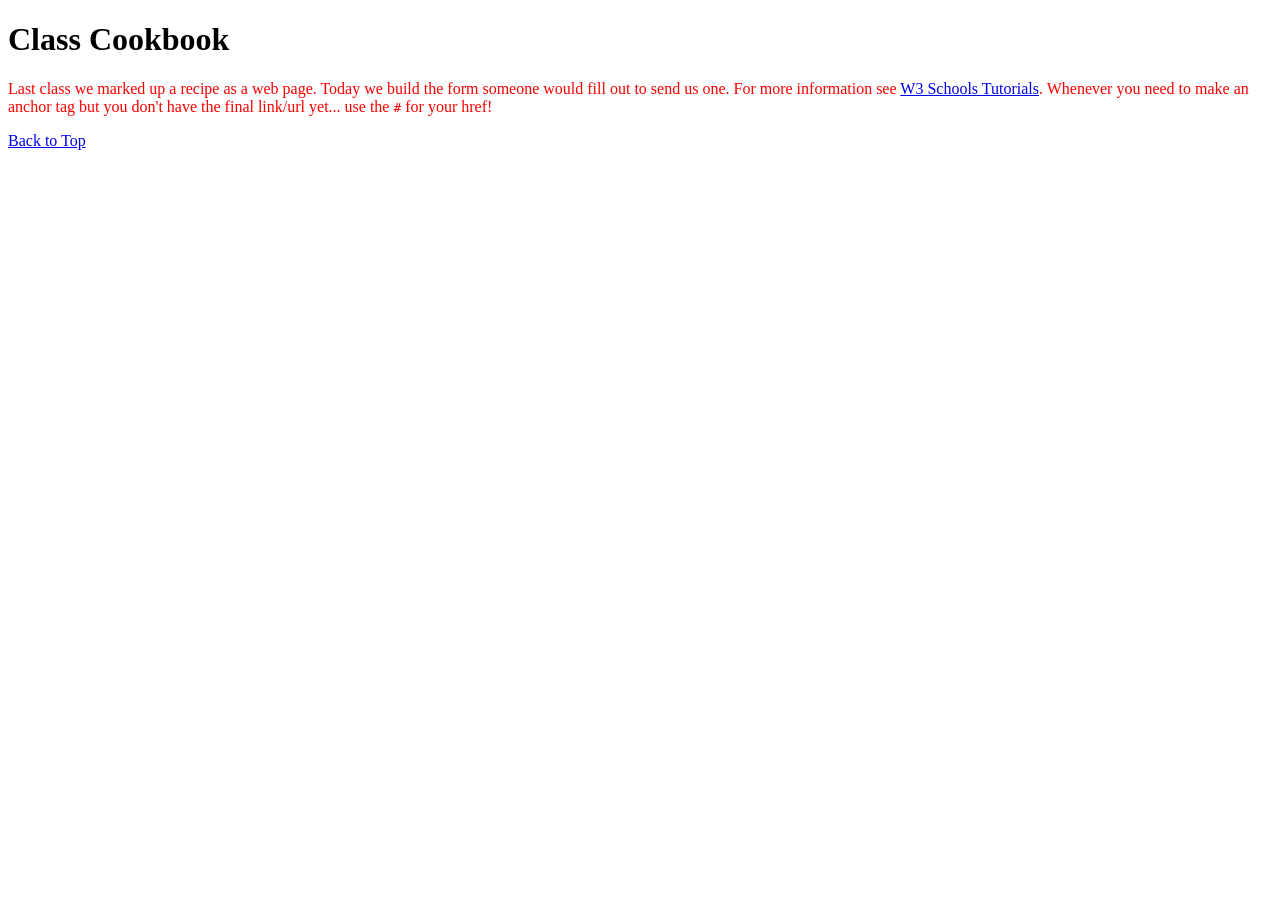
<file: index.html>
<!doctype html>
<html lang="en">
  <head>
    <meta charset="utf-8" />
    <meta name="viewport" content="width=device-width, initial-scale=1" />
    <title>Class Cookbook — Submit a Recipe</title>
    <style>
      #top {
        color: red;
      }
    </style>
  </head>
  <body>
    <!-- Command + / to comment in whatever language you are currently writing -->

    <h1>Class Cookbook</h1>
    <p id="top">
      Last class we marked up a recipe as a web page. Today we build the form
      someone would fill out to send us one. For more information see
      <a href="https://www.w3schools.com/html/html_forms.asp" target="_blank"
        >W3 Schools Tutorials</a
      >. Whenever you need to make an anchor tag but you don't have the final
      link/url yet... use the <code>#</code> for your href!
    </p>

    <!-- ============================================================
         THE FORM GOES HERE.

         We build it together, one fieldset at a time:

           1. Who is cooking?   text, email, password
           2. The recipe        text, number, range, select
           3. How hard is it?   radio    (one answer only)
           4. Dietary tags      checkbox (several answers)
           5. The actual food   textarea
           6. Extras            file, url, date, color
           7. Buttons           submit, reset

         Start with the <form> tag itself and its attributes, then add
         one fieldset at a time. Do not skip ahead -- the point is to
         watch what each input type does in the browser as we add it.
         ============================================================ -->

    <p><a href="#top">Back to Top</a></p>
  </body>
</html>
</file>
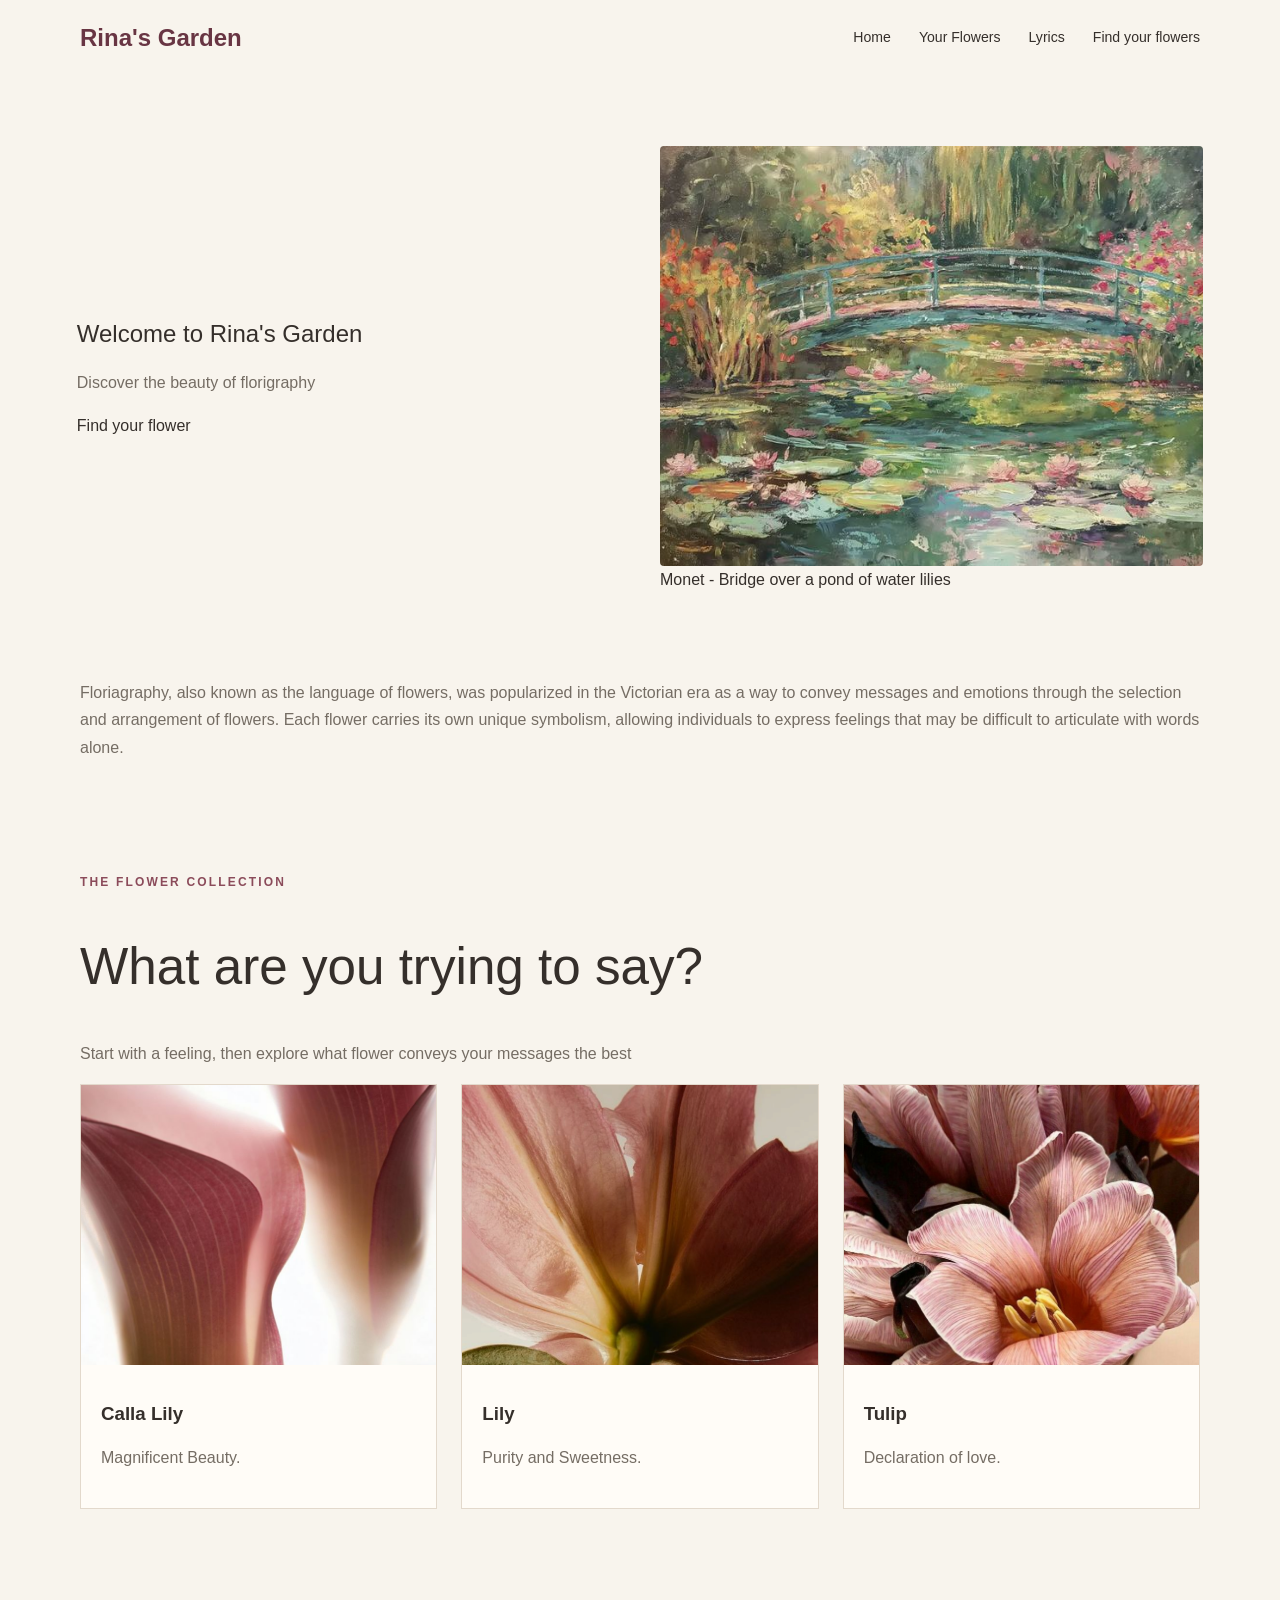
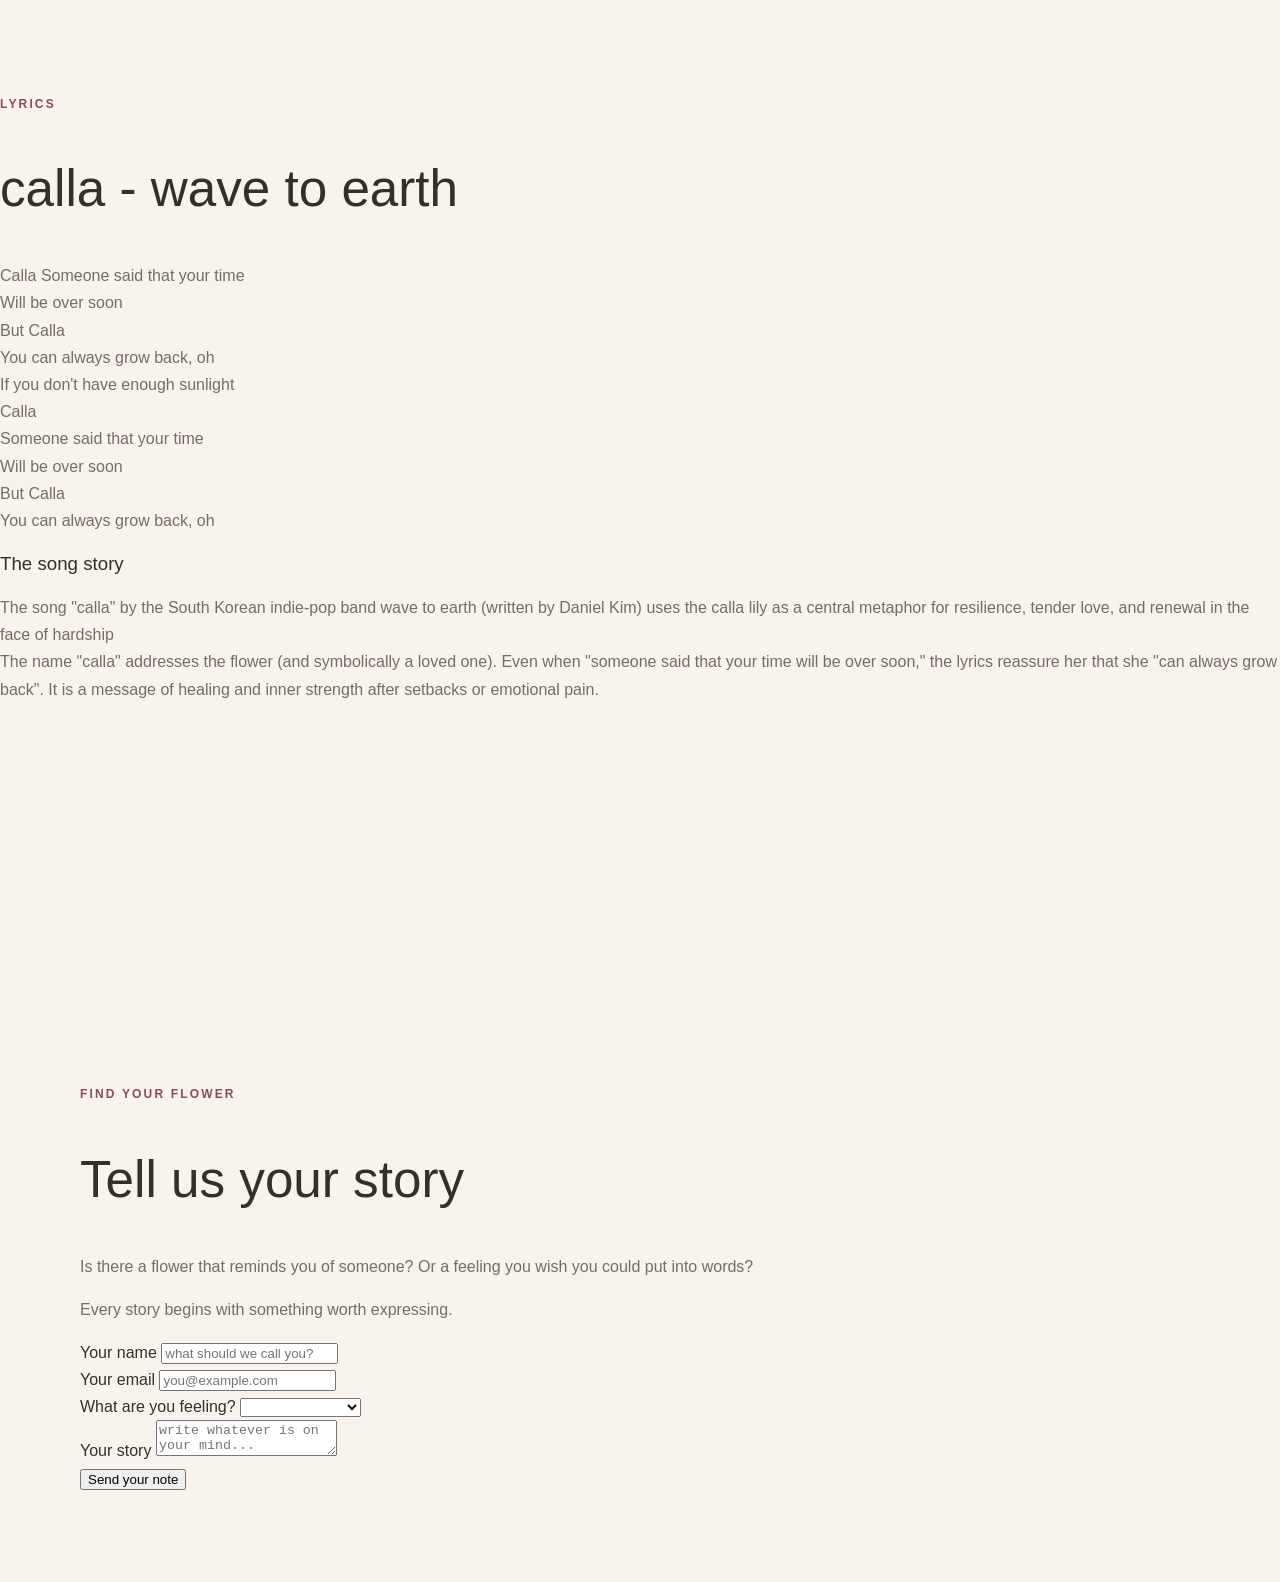
<file: Midterm/index.html>
<!-- connect css file-->
<!DOCTYPE html>
<html lang="en">
<head>
    <meta charset="UTF-8">
    <meta name="viewport" content="width=device-width, initial-scale=1.0">

    <title>Rina's Garden - A Floriography Book</title>

    <link rel="stylesheet" href="style.css">

    <link rel="preconnect" href="https://fonts.googleapis.com">
    <link rel="preconnect" href="https://fonts.gstatic.com" crossorigin>
    <link href="https://fonts.googleapis.com/css2?family=DM+Sans:wght@400;500;600;700&family=Playfair+Display:ital,wght@0,400;0,500;0,600;1,400;1,500&display=swap" rel="stylesheet">
</head>

<body>
    
<header class="navbar">
    <div class="container nav-inner">
        <a class="logo" href="#home">Rina's Garden</a>

        <nav class="nav-links" aria-label="main navigation">
            <a href="#home">Home</a>
            <a href="#flowers">Your Flowers</a>
            <a href="#stories">Lyrics</a>
            <a href="#contact" class="nav-contact">Find your flowers</a>
        </nav>
    </div>
</header>

<main>

    <section class="hero" id="home">
        <div class="container">
            <h1>Welcome to Rina's Garden</h1>
            <p>Discover the beauty of florigraphy</p>

            <a href="#contact" class="button">
                Find your flower
            </a> 
            </div>

        <div class="hero-image">
            <img
            class="hero-image" 
            src="img/monet.jpg"
            alt="A pretty flower garden"
            >

            <div class="image-note"> 
                Monet - Bridge over a pond of water lilies
            </div>
        </div>
    </section>

    <section class="intro-strip">
        <div class="container">

            <p>
                Floriagraphy, also known as the language of flowers, was popularized in the Victorian era as a way to convey messages and emotions through the selection and arrangement of flowers.
                Each flower carries its own unique symbolism, allowing individuals to express feelings that may be difficult to articulate with words alone.
            </p>
        </div>
    </section>

    <section class="section" id="flowers">
        <div class="container">
            <div class=""section-header">
            <span class="eyebrow">The flower collection</span>
            <h2> What are you trying to say?</h2>
            <p> Start with a feeling, then explore what flower conveys your messages the best</p>
        </div>

        
<div class="flower-grid">

    <!-- Calla Lily card -->
    <article class="flower-card">
        <img
            src="img/anh.jpg"
            alt="Pink Calla Lily on white background">

        <div class="flower-card-content">
            <h3> <strong> Calla Lily </strong> </h3>
            <p>Magnificent Beauty.</p>
        </div>
    </article>

    <!-- Lily card -->
    <article class="flower-card">
        <img
            src="img/download.png"
            alt="Lily on white background">

        <div class="flower-card-content">
            <h3> <strong>Lily</strong></h3>
            <p>Purity and Sweetness.</p>
        </div>
    </article>

    <!-- Tulip card -->
    <article class="flower-card">
        <img
            src="img/tulip 4.jpg"
            alt="Pink tulip">

        <div class="flower-card-content">
            <h3><strong>Tulip</strong></h3>
            <p>Declaration of love.</p>
        </div>
    </article>
    
    </section>

    <!-- Lyrics part of the website-->
     <section class="section story-section" id="stories">
        <div class ="container story-grid">
            </div>

            <div class="lyrics-content"></div>
            <span class="eyebrow">Lyrics</span>
            <h2> calla - wave to earth </h2>
            <p>
            Calla
Someone said that your time <br>
Will be over soon <br>
But Calla <br>
You can always grow back, oh<br>
If you don't have enough sunlight<br>
Calla<br>
Someone said that your time<br>
Will be over soon<br>
But Calla<br>
You can always grow back, oh<br>
            </p>

            <div class="lyrics-detail">
                <h3> The song story </h3>
                    <p>
                       The song "calla" by the South Korean indie-pop band wave to earth 
                       (written by Daniel Kim) uses the calla lily as a central metaphor for 
                       resilience, tender love, and renewal in the face of hardship <br>
                       The name "calla" addresses the flower (and symbolically a loved one). 
                       Even when "someone said that your time will be over soon," the lyrics 
                       reassure her that she "can always grow back". It is a message of healing and 
                       inner strength after setbacks or emotional pain.
                    </p>
            </div>

    <iframe data-testid="embed-iframe" style="border-radius:12px" src="https://open.spotify.com/embed/track/0X9qVaLfmgFFaJaYv72V7A?utm_source=generator&si=0e9e7030242a4edb" width="100%" height="352" frameBorder="0" allowfullscreen="" allow="autoplay; clipboard-write; encrypted-media; fullscreen; picture-in-picture" loading="lazy"></iframe>

     <!-- Contact form -->
      <section class="contact-section" id="contact">
        <div class="container contact-grid">
            <div class="contact-copy">
                <span class="eyebrow">Find your flower</span>
                <h2> Tell us your story </h2>
                <p>
                    Is there a flower that reminds you of someone?
                    Or a feeling you wish you could put into words?
                </p>

                <p>
                    Every story begins with something worth expressing.
                </p>
            </div>
            
            <form class="contact-form" action="#" method="post">

                <div class="form-group">
                    <label for="visitor-name">Your name</label>
                    <input
                    type="text"
                    id="visitor-name"
                    name="name"
                    placeholder="what should we call you?"
                    required>
                </div>

                <div class="form-group">
                    <label for="visitor-email">Your email</label>
                    <input
                    type="email"
                    id="visitor-email"
                    name="email"
                    placeholder="you@example.com"
                    required>
                </div>

                <div class="form-group">
                    <label for="visitor-mood">What are you feeling?</label>
                    <select id="visitor-mood" name="mood" required>
                        <option value="Choose a feeling"</option>
                        <option value="love">Love</option>
                        <option value="gratitude">Gratitude</option>
                        <option value="hope">Hope</option>
                        <option value="sadness">Sadness</option>
                        <option value="new-beginning">A new beginning</option>
                        <option value="other">Something else</option>
                    </select>
                </div>

                <div class="form-group">
                    <label for="visitor-message">Your story</label>
                    <textarea
                    id="visitor-message"
                    name="message"
                    placeholder="write whatever is on your mind..."
                    required
                    ></textarea>
                </div>

                <button type="submit" class="button">
                    Send your note
                </button> 
        </div>
      </section>
</main>
</body>
</file>
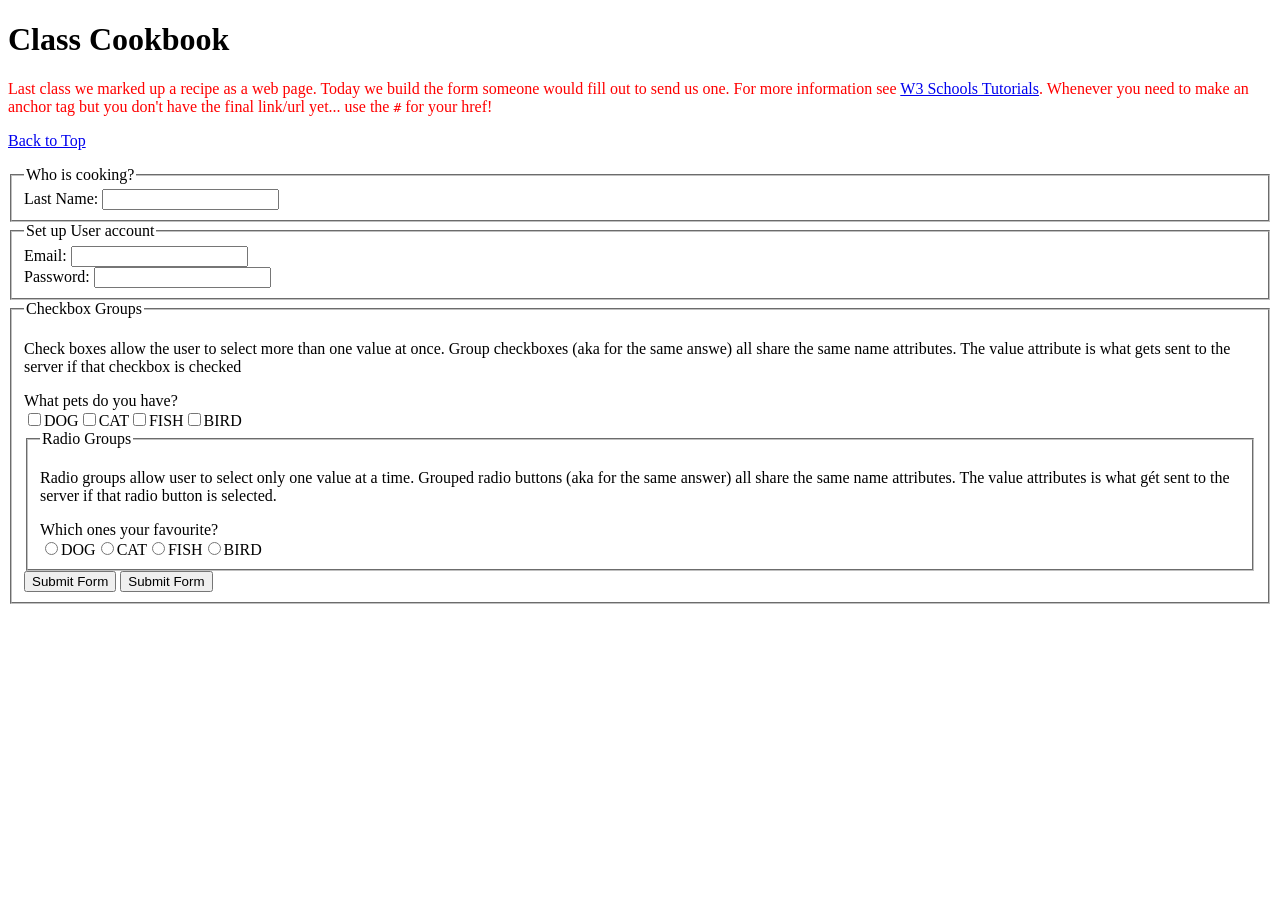
<file: Week02/index.html>
<!doctype html>
<html lang="en">
  <head>
    <meta charset="utf-8" />
    <meta name="viewport" content="width=device-width, initial-scale=1" />
    <title>Class Cookbook — Submit a Recipe</title>
    <style>
      #top {
        color: red;
      }
    </style>
  </head>
  <body>
    <!-- Command + / to comment in whatever language you are currently writing -->

    <h1>Class Cookbook</h1>
    <p id="top">
      Last class we marked up a recipe as a web page. Today we build the form
      someone would fill out to send us one. For more information see
      <a href="https://www.w3schools.com/html/html_forms.asp" target="_blank"
        >W3 Schools Tutorials</a
      >. Whenever you need to make an anchor tag but you don't have the final
      link/url yet... use the <code>#</code> for your href!
    </p>

    <!-- ============================================================
         THE FORM GOES HERE.

         We build it together, one fieldset at a time:

           1. Who is cooking?   text, email, password
           2. The recipe        text, number, range, select
           3. How hard is it?   radio    (one answer only)
           4. Dietary tags      checkbox (several answers)
           5. The actual food   textarea
           6. Extras            file, url, date, color
           7. Buttons           submit, reset

         Start with the <form> tag itself and its attributes, then add
         one fieldset at a time. Do not skip ahead -- the point is to
         watch what each input type does in the browser as we add it.
         ============================================================ -->

    <p><a href="#top">Back to Top</a></p>
  </body>
  <fieldset>
  <legend>Who is cooking?</legend>
  <label for=""lastName">Last Name:</label>
  <input
    type=""text"
    id=""firstName"
    name=""firstName"
    required
    placeholder=""Dummy Text Hint"
    maxlength=""15"
  />
</fieldset>
<fieldset>
  <legend>Set up User account</legend>
  <label for="email">Email:</label>
  <input name ="email" id="email" type=""email" required />
  <br/>
  <label for ="password">Password:</label>
  <input name=""password" id="password" type=""password" required />
</fieldset>
<fieldset>
  <legend>Checkbox Groups</legend>
  <p>Check boxes allow the user to select more than one value at once. Group checkboxes (aka for the same answe) all share the same name attributes. The value attribute is what gets sent to the server if that checkbox is checked</p>
  <label for="pet">What pets do you have?</label><br />
  <!--you will sometimes see the label for individual checkboxes wrapped around the input itself-->
  <label><input type="checkbox" name="pet" id="pet" value="dog" />DOG</label
  <label></label><input type="checkbox" name="pet" id="pet" value="dog" />CAT</label
  <label></label><input type="checkbox" name="pet" id="pet" value="dog" />FISH</label
  <label></label><input type="checkbox" name="pet" id="pet" value="dog" />BIRD</label
  >
  <fieldset>
    <legend>Radio Groups</legend>
    <p>
      Radio groups allow user to select only one value at a time. Grouped radio buttons (aka for the same answer) all share the same name attributes. The value attributes is what gét sent to the server if that radio button is selected.
    </p>
    <label for="favorite">Which ones your favourite?</label><br />
    <label><input type="radio" name="pet" id="pet" value="dog" />DOG</label
  <label><input type="radio" name="pet" id="pet" value="dog" />CAT</label
  <label><input type="radio" name="pet" id="pet" value="dog" />FISH</label
  <label><input type="radio" name="pet" id="pet" value="dog" />BIRD</label
  </fieldset>
</fieldset>
<button role="button">Submit Form</button>
<!-- This is how you use an input type as your submit button -->
 <input type="submit" value="Submit Form" type="button" />
</form>
</html>
</file>
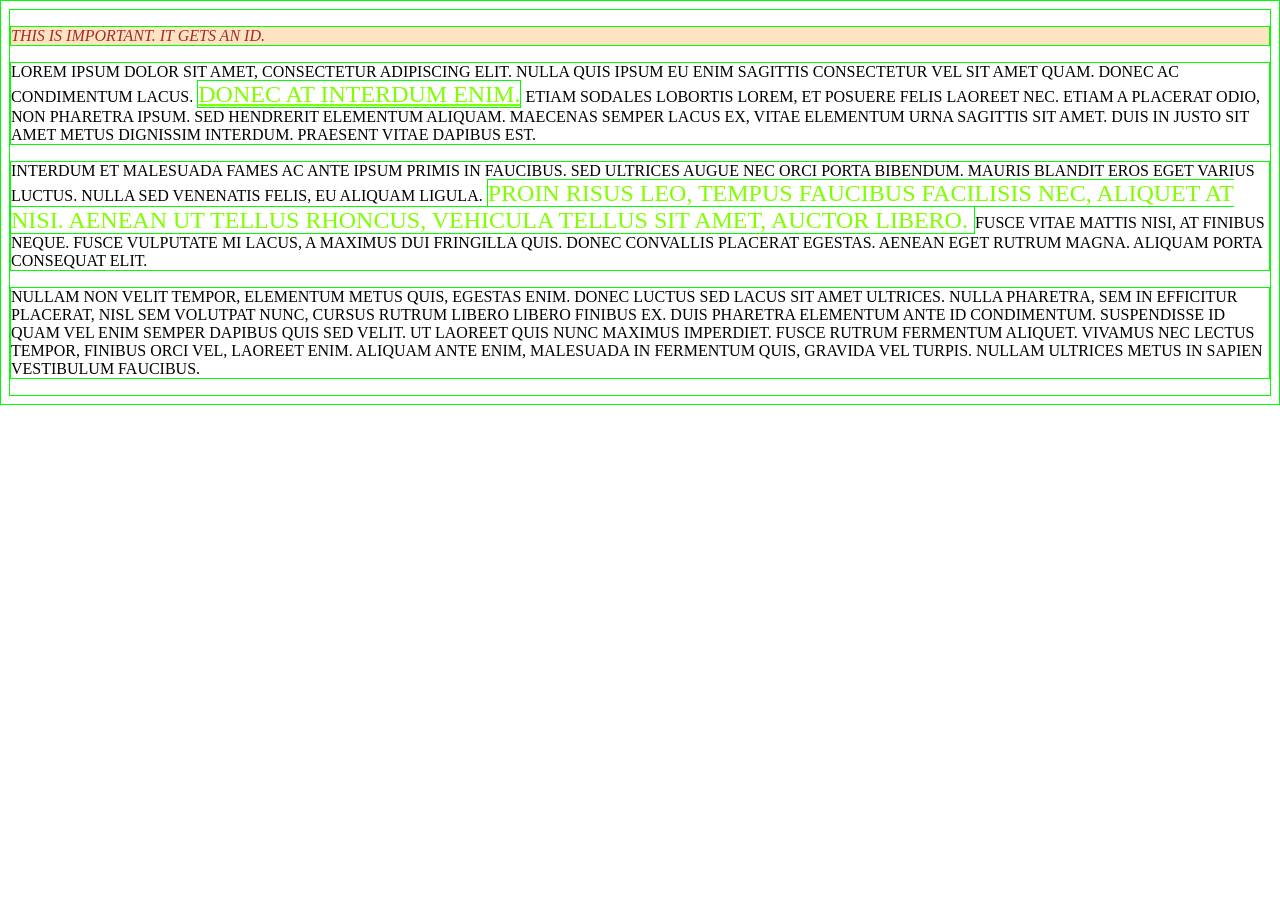
<file: Week03/index.html>
<!doctype html>
<html lang="en">
  <head>
    <meta charset="utf-8" />
    <meta name="viewport" content="width=device-width, initial-scale=1" />
    <title>Intro to CSS Text and Spans</title>
    <style type="text/CSS">
      /* We write this together in class. This is an internal stylesheet*/

      /* The most generic selector possible is the universal selector, use this to apply reset or super global styles to all elements on the page */
      *{margin: 8;
      }

      * {
        border: 1px solid rgb(0, 51, 255);
        border: 1px solid #00FF00;
      }

      p {
        font-family:'Courier New', Courier, monospace
        font-weight: bold;
        text-decoration: none;
        color: #00006FF;
        text-transform: uppercase;
      }

      .silly_text {
        font-family: fantasy;
        font-size: 1.5rem; /* 1rem = 16px, 1.5 rem = 24px */
        color:cornflowerblue; 
      }

      .silly_text {
        color:chartreuse
      }

      #important_stuff {
        font-family: cursive;
        font-style: italic;
        color:brown;
        background-color: bisque;
      }
    </style>
  </head>
  <body>
    <p id="important_stuff">This is important. It gets an ID.</p>
    <p>
      Lorem ipsum dolor sit amet, consectetur adipiscing elit. Nulla quis ipsum
      eu enim sagittis consectetur vel sit amet quam. Donec ac condimentum
      lacus. <a href="#" class="silly_text">Donec at interdum enim.</a> Etiam
      sodales lobortis lorem, et posuere felis laoreet nec. Etiam a placerat
      odio, non pharetra ipsum. Sed hendrerit elementum aliquam. Maecenas semper
      lacus ex, vitae elementum urna sagittis sit amet. Duis in justo sit amet
      metus dignissim interdum. Praesent vitae dapibus est.
    </p>
    <p>
      Interdum et malesuada fames ac ante ipsum primis in faucibus. Sed ultrices
      augue nec orci porta bibendum. Mauris blandit eros eget varius luctus.
      Nulla sed venenatis felis, eu aliquam ligula.
      <span class="silly_text"
        >Proin risus leo, tempus faucibus facilisis nec, aliquet at nisi. Aenean
        ut tellus rhoncus, vehicula tellus sit amet, auctor libero. </span
      >Fusce vitae mattis nisi, at finibus neque. Fusce vulputate mi lacus, a
      maximus dui fringilla quis. Donec convallis placerat egestas. Aenean eget
      rutrum magna. Aliquam porta consequat elit.
    </p>
    <p>
      Nullam non velit tempor, elementum metus quis, egestas enim. Donec luctus
      sed lacus sit amet ultrices. Nulla pharetra, sem in efficitur placerat,
      nisl sem volutpat nunc, cursus rutrum libero libero finibus ex. Duis
      pharetra elementum ante id condimentum. Suspendisse id quam vel enim
      semper dapibus quis sed velit. Ut laoreet quis nunc maximus imperdiet.
      Fusce rutrum fermentum aliquet. Vivamus nec lectus tempor, finibus orci
      vel, laoreet enim. Aliquam ante enim, malesuada in fermentum quis, gravida
      vel turpis. Nullam ultrices metus in sapien vestibulum faucibus.
    </p>
  </body>
</html>
</file>
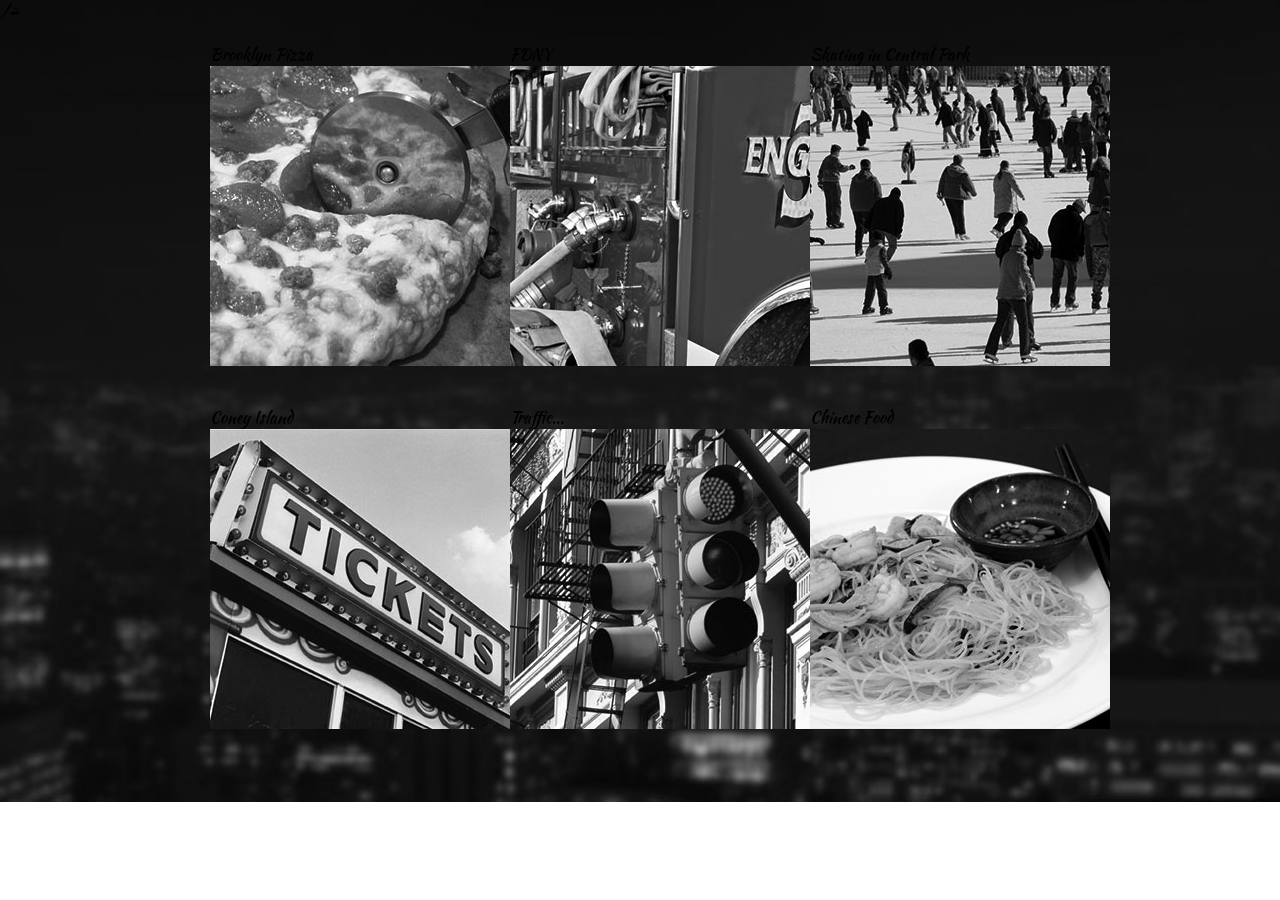
<file: Week04/index.html>
<!DOCTYPE html>
<html>

<head>
    <title>New York City Gallery</title>
    <!-- Link to CSS File here -->
    <!-- Link to Google Font Here -->
    <link rel="stylesheet" href="css/style.css"/>
     <link rel="preconnect" href="https://fonts.googleapis.com">
<link rel="preconnect" href="https://fonts.gstatic.com" crossorigin>
<link href="https://fonts.googleapis.com/css2?family=Kaushan+Script&display=swap" 
rel="stylesheet">
/>
</head>

<style>
@import url('https://fonts.googleapis.com/css2?family=Kaushan+Script&display=swap');
</style>

<body>
    <div class="container">
        <div class="polaroid">
            <p>Brooklyn Pizza</p>
            <img src="img/bw/pizza.jpg">
        </div>
        <div class="polaroid">
            <p>FDNY</p>
            <img src="img/bw/fdny.jpg">
        </div>
        <div class="polaroid">
            <p>Skating in Central Park</p>
            <img src="img/bw/skating.jpg">
        </div>
        <div class="polaroid">
            <p>Coney Island</p>
            <img src="img/bw/tickets.jpg">
        </div>
        <div class="polaroid">
            <p>Traffic...</p>
            <img src="img/bw/traffic.jpg">
        </div>
        <div class="polaroid">
            <p>Chinese Food</p>
            <img src="img/bw/chinese.jpg">
        </div>
    </div>
</body>

</html>
</file>
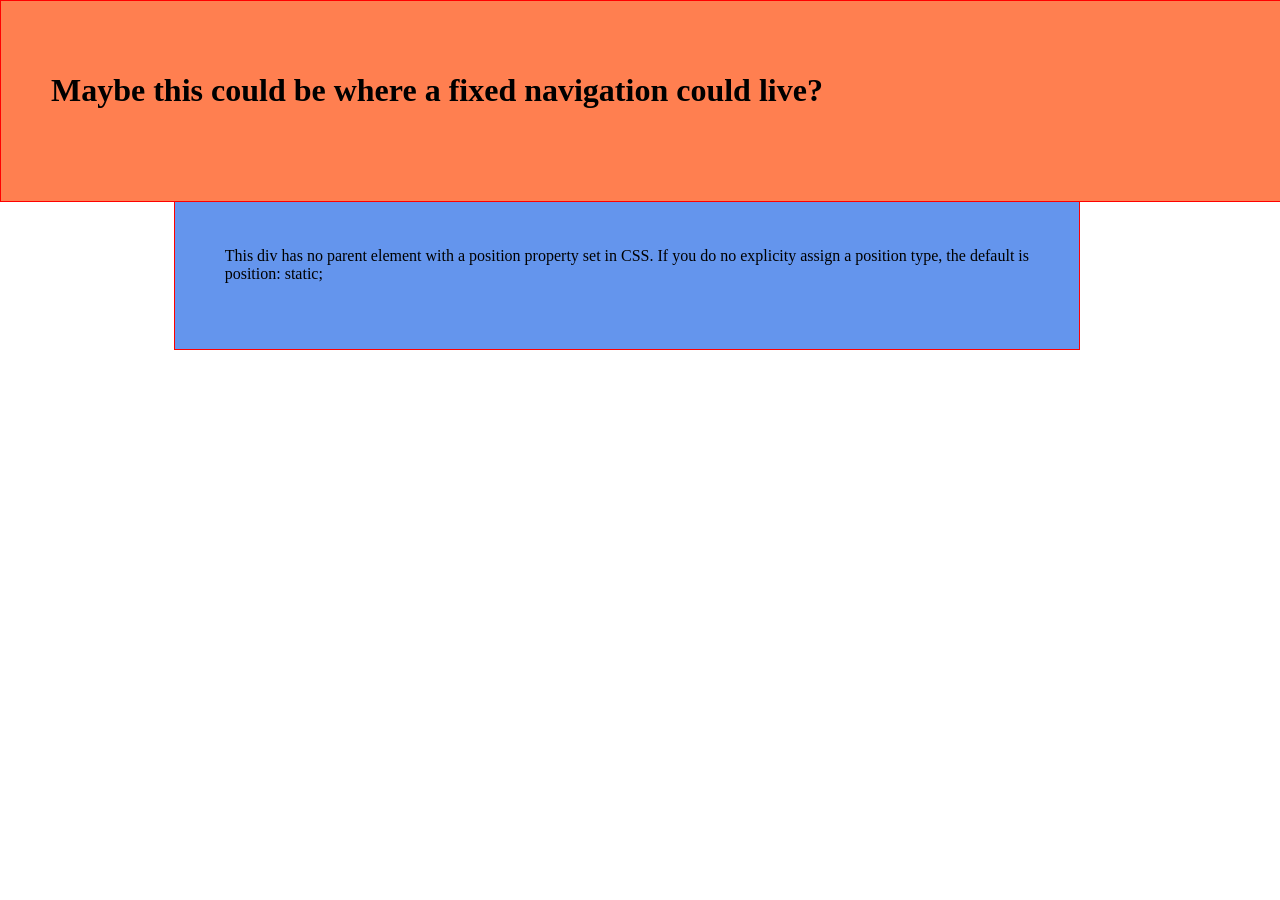
<file: Week04/week 4.2/index.html>
<!doctype html>
<html lang="en">
  <head>
    <meta charset="utf-8" />
    <meta name="viewport" content="width=device-width, initial-scale=1" />
    <title>Positioning Basics</title>
    <!-- how we load an external stylesheet -->
    <link rel="stylesheet" href="./css/styles.css" />
  </head>
  <body>
    <header>
      <h1>Maybe this could be where a fixed navigation could live?</h1>
    </header>

    <div class="abs-no-parent">
      <p>
        This div has no parent element with a position property set in CSS. If
        you do no explicity assign a position type, the default is <br />
        position: static;
      </p>
    </div>

    <div class="rel-parent">
      <p>This div is a <em>relatively positioned</em> parent element.</p>
      <div class="abs-rel-parent">
        <p>
          This div is absolutely positioned inside of a parent div which is
          relatively positioned. Rlative position is not static, so the
          absolutre positioning will behave differently!
        </p>
      </div>
    </div>
  </body>
</html>
</file>
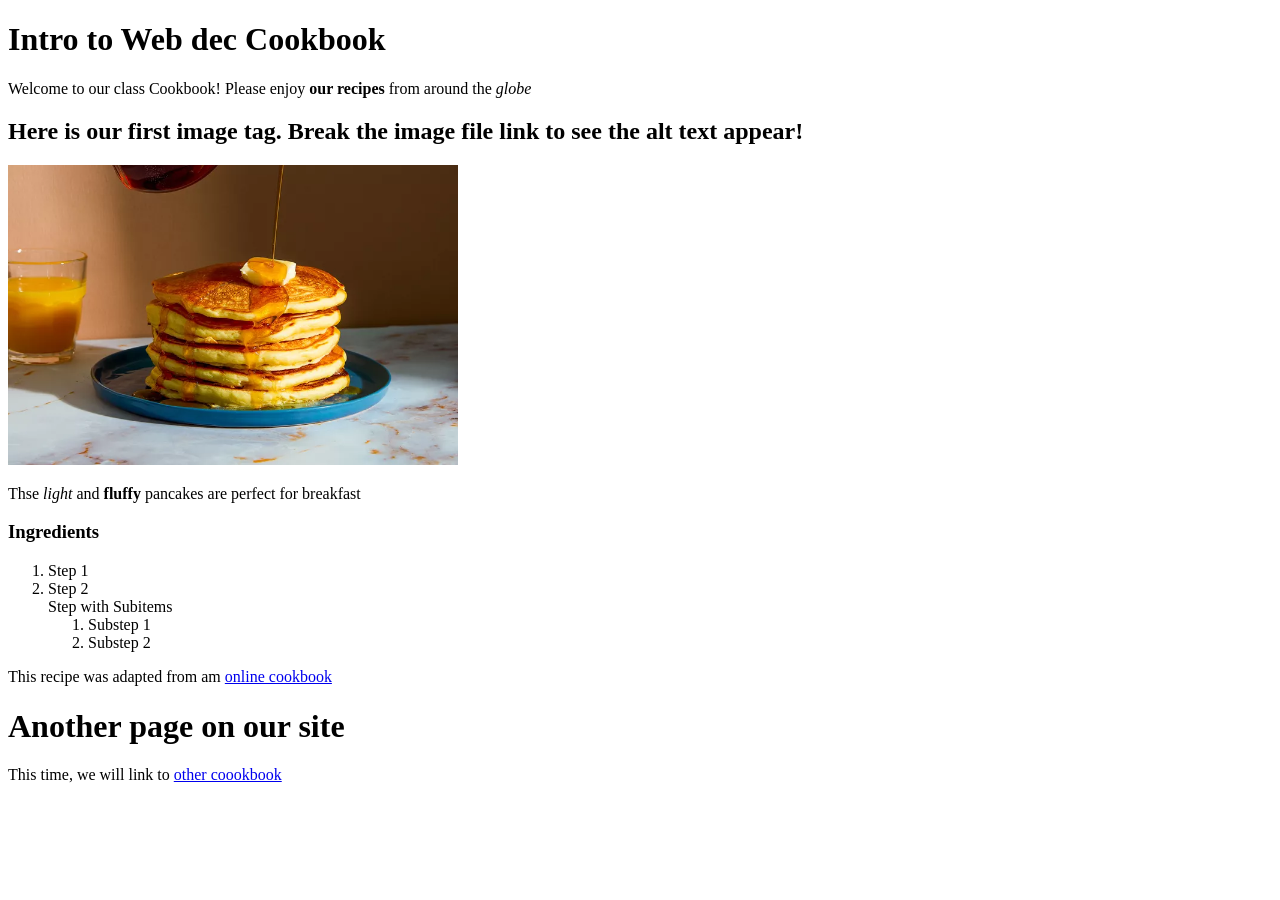
<file: Week02/boilerplate.html>
<!doctype html>
<html>
  <head>
    <!-- This is the vhcaracter set attribute.
     It specifies the character encoding of the HTML doc.
     UTF-8 charset covers almost every font you will use. Failure to
     add this tag will result in custom fonts not loading properly-->
    <meta charset="UTF-8" />
    <!-- the viewport tag sets the initial scale andensures proper responsive behavior
     Failure to include this tag will result in your media queries not working
     or being recognized at all
    -->
    <meta name="viewport" content="width=device-width, initial-scale=1" />
    <!-- The title tag shows up as the big blue link in a search
     results and in the browser tab -->
    <title>HTML Boilerplate with Comments</title>
  </head>
  <!-- Everything inside the body tag shows up inside the browser window -->
  <body>
    <!--This is only an H1. Only 1 h1 per page. this is the most important heading on the page! -->
    <h1>Intro to Web dec Cookbook</h1>
    <p>
      Welcome to our class Cookbook! Please enjoy <strong>our recipes</strong> from around the <em>globe</em>
    </p>

    <h2>
      Here is our first image tag. Break the image file link to see the alt text appear!
    </h2>

    <img
    src="img/pancake-hero.webp"
    alt="This is a fluffy pancakes with hot maple syrup and honey on it"
    height="300"
/>

<p>
  Thse <em>light</em> and <strong>fluffy</strong> pancakes are perfect for breakfast
</p>

<h3>Ingredients</h3>
<p>
  <ol>
    <li>Step 1</l1>
    <li>Step 2</li>
    <liStep 3</l1>
      <l1>
        Step with Subitems
        <ol>
          <li>Substep 1</li>
          <li>Substep 2</li>
        </ol>
      </li>
    </ol>

  
    <!--href is where you link to 
    target="_blank" means open in a new tab
    target="_self" means open in the same tab
  -->
    <p>
      This recipe was adapted from am <a href="https://www.allrecipes.com/recipe/21014/good-old-fashioned-pancakes/"
      target="_blank"
      >online cookbook</a>
      </p>

      <h1>Another page on our site</h1>
      <p>
        This time, we will link to <a href="https://cafedelites.com/best-fluffy-pancakes/"
        target="_self"
        >other coookbook</a>
        </p>
      
  </body>
</html>
</file>
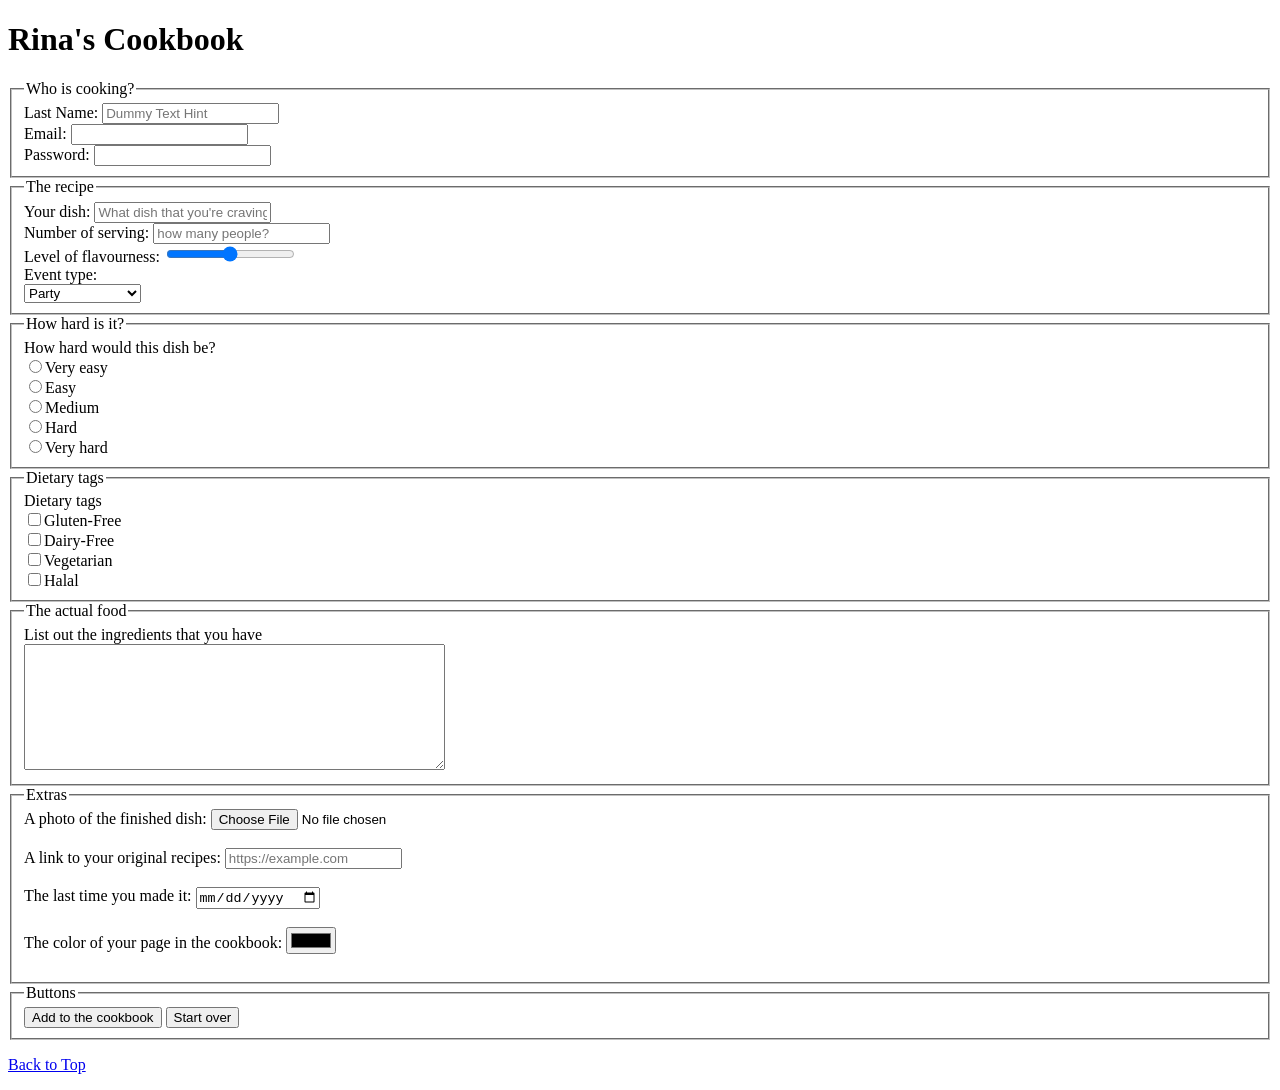
<file: Week02/HW_Week02.html>
<!-- ============================================================
         THE FORM GOES HERE.

         We build it together, one fieldset at a time:

           1. Who is cooking?   text, email, password
           2. The recipe        text, number, range, select
           3. How hard is it?   radio    (one answer only)
           4. Dietary tags      checkbox (several answers)
           5. The actual food   textarea
           6. Extras            file, url, date, color
           7. Buttons           submit, reset

         Start with the <form> tag itself and its attributes, then add
         one fieldset at a time. Do not skip ahead -- the point is to
         watch what each input type does in the browser as we add it.
         ============================================================ -->
<!doctype html>
<html lang="en">
  <head>
    <meta charset="utf-8" />
    <meta name="viewport" content="width=device-width, initial-scale=1" />
    <title>Class Cookbook — Submit a Recipe</title>
    <style>
      #top {
        color: red;
      }
    </style>
  </head>
  <body>
  <h1> Rina's Cookbook</h1>
  <fieldset>
    <legend>Who is cooking?</legend>
    <label for=""lastName">Last Name:</label>
    <input
    type="text"
    id="firstName"
    name="Your name"
    required
    placeholder="Dummy Text Hint"
    maxlength="15"
    />
    <br/>
    <label for ="email">Email:</label>
    <input name ="email" id="email" type="email" required /> <br/>
    <label for ="password">Password:</label>
    <input name="password" id="password" type="Password" required/> <br/>
</fieldset>

    <fieldset> 
      <legend>The recipe</legend>
      <label for="What's your dish?">Your dish: </label>
      <input
      type="text"
      id="dish"
      name="the dish"
      required
      placeholder="What dish that you're craving the most right now?"
      maxlength="50"
      length="50"
      />
      <br/>
      <label for="Number">Number of serving:</label>
      <input
      type="number"
      id="number"
      name="number of serving"
      required
      placeholder="how many people?"
      maxlength="50"
      />
      <br/>
      <label for="Range">Level of flavourness:</label>
      <input
      type="range"
      id="volume"
      min="0"
      max="100"
      />
      <br/>
      <label for="event">Event type:</label><br />
      <select id="event" name="event">
        <option value="Party">Party</option>
        <option value="Family dinner">Family dinner</option>
        <option value="Home gathering">Home gathering</option>
        <option value="Wedding">Wedding</option>
</select>
    </fieldset>

    <fieldset> 
      <legend>How hard is it?</legend>
      <label for ="Level of difficulty">How hard would this dish be?</label><br />
      <label>
        <input type="radio" name="hardness" id ="hardness" value ="Very easy"/>Very easy</label><br />
        <input type="radio" name="hardness" id ="hardness" value ="Easy"/>Easy</label><br />
        <input type="radio" name="hardness" id ="hardness" value ="Medium"/>Medium</label><br />
        <input type="radio" name="hardness" id ="hardness" value ="Hard"/>Hard</label><br />
        <input type="radio" name="hardness" id ="hardness" value ="Very hard"/>Very hard</label><br />
      </label>
    </fieldset>

    <fieldset> 
      <legend>Dietary tags</legend>
      <label for ="Dietary tags">Dietary tags</label><br />
      <input
      type ="checkbox"
      name ="dietary tags"
      id ="tags"
      value ="Gluten-Free"/>Gluten-Free</label 
      <br /> <br />
      <input
      type ="checkbox"
      name ="dietary tags"
      id ="tags"
      value ="Dairy-Free" />Dairy-Free</label
      <br /> <br />
      <input
      type ="checkbox"
      name ="dietary tags"
      id ="tags"
      value ="Vegetarian" />Vegetarian</label
      <br /> <br />
      <input
      type ="checkbox"
      name ="dietary tags"
      id ="tags"
      value ="Halal" />Halal</label
      <label/>
      </fieldset>

      <fieldset> 
        <legend>The actual food</legend>
        <label for="The actual food">List out the ingredients that you have</label><br />
        <textarea name="The actual food" id="The actual food" cols="50" rows="8"></textarea>
      </fieldset>

      <fieldset>
        <legend>Extras</legend>
        <label for="photo">A photo of the finished dish:</label>
<input type="file" id="photo" name="photo">
<br /><br />

<label for="website">A link to your original recipes:</label>
<input type="url" id="website" name="website" placeholder="https://example.com">
<br /><br />

<label for="date">The last time you made it:</label>
<input type="date" id="date" name="date">
<br /><br />

<label for="color">The color of your page in the cookbook:</label>
<input type="color" id="color" name="color">
<br /><br />
      </fieldset>

  <fieldset> 
    <legend>Buttons</legend>
    <button type="Send it">Add to the cookbook</button>
    <button type="reset">Start over</button>
  </fieldset>
    </fieldset>
  </fieldset>
  <p><a href="#top">Back to Top</a></p>
</file>
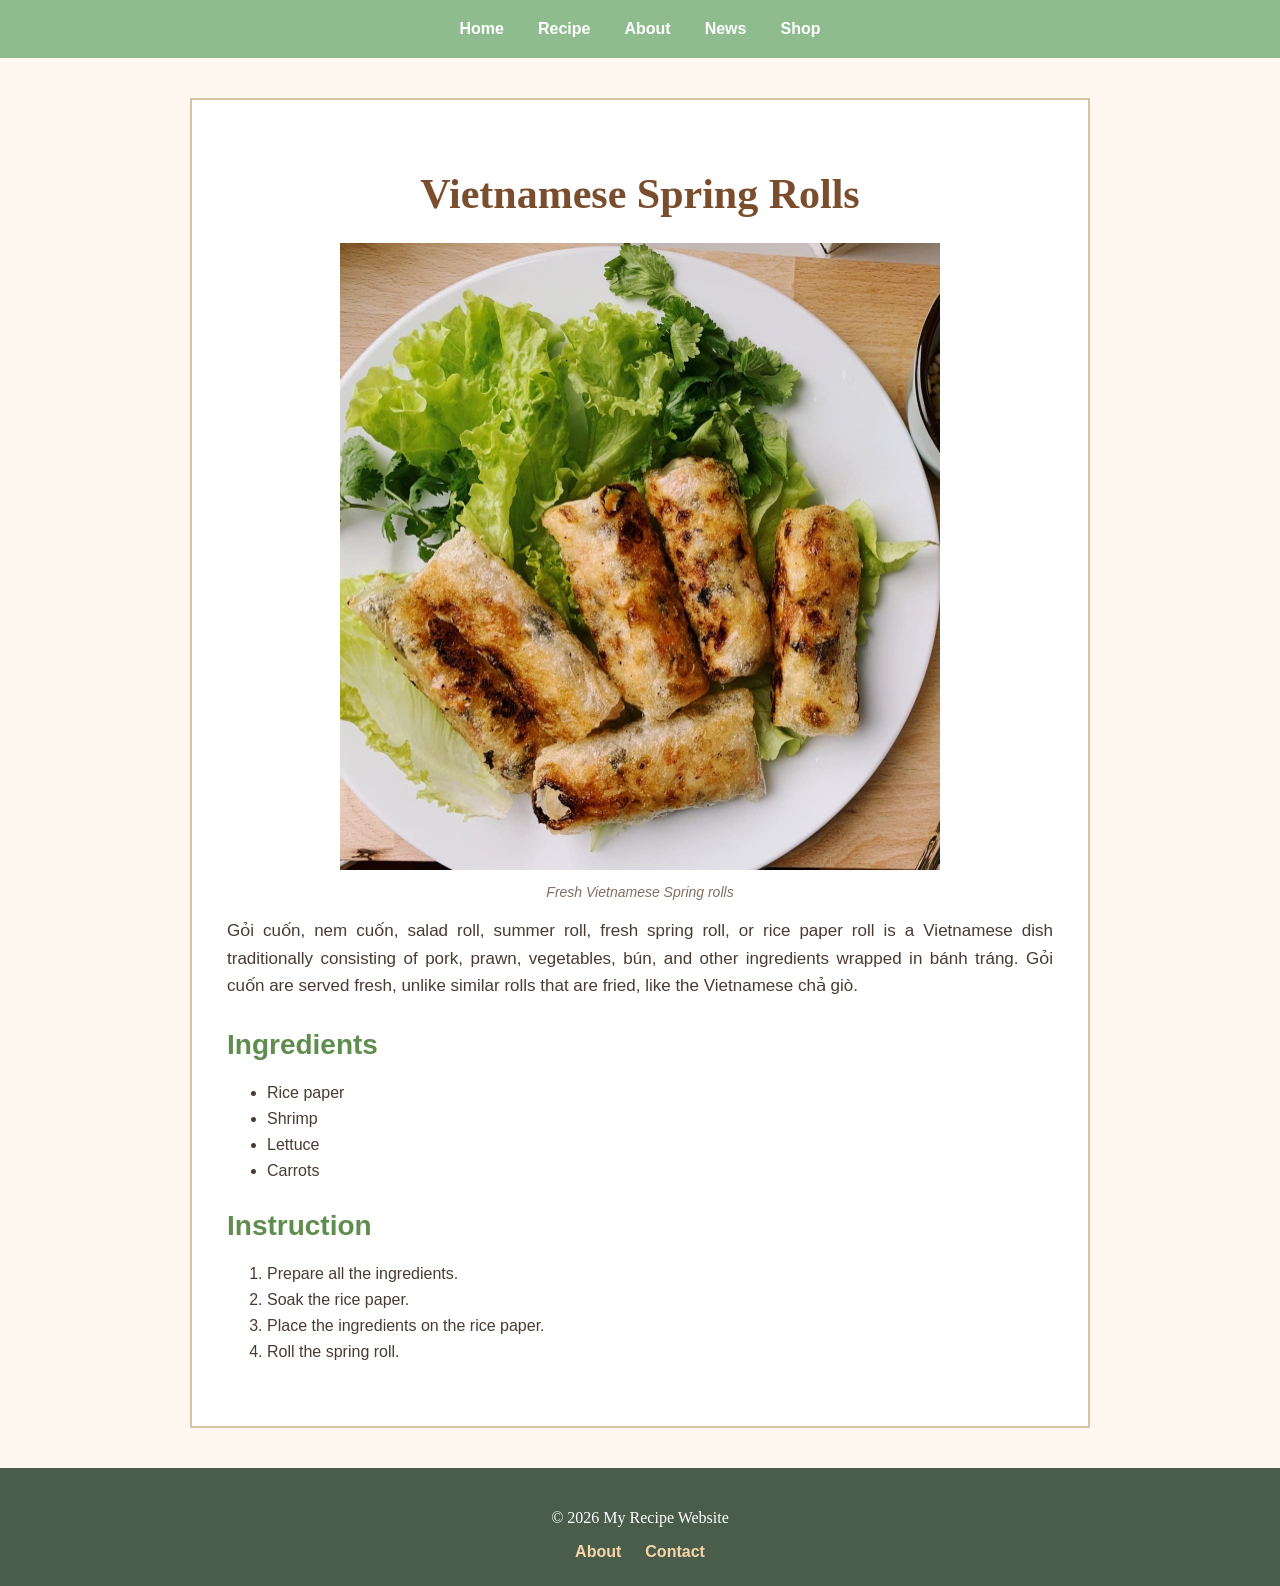
<file: Week03/HW_03.html>
<!DOCTYPE html>
<html lang="en">

<head>
    <meta charset="UTF-8">
    <title>RINA'S COOKBOOK</title>

    <link rel="stylesheet" href="style.css">
</head>

<body>

<header>
    <nav>
        <ul>
            <li><a href="index.html">Home</a></li>
            <li><a href="recipe/">Recipe</a></li>
            <li><a href="about.html">About</a></li>
            <li><a href="news.html">News</a></li>
            <li><a href="shop.html">Shop</a></li>
        </ul>
    </nav>
</header>

<main>

    <article>

        <h1>Vietnamese Spring Rolls</h1>

        <figure>
            <img src="spring rolls.jpg" alt="A dish of spring rolls on a wood table">
            <figcaption>Fresh Vietnamese Spring rolls</figcaption>
        </figure>

        <section>
            <p class="description">
                Gỏi cuốn, nem cuốn, salad roll, summer roll, fresh spring roll, or rice paper roll is a Vietnamese dish traditionally consisting of pork, prawn, vegetables, bún, and other ingredients wrapped in bánh tráng. Gỏi cuốn are served fresh, unlike similar rolls that are fried, like the Vietnamese chả giò.
            </p>
        </section>

        <section>
            <h2>Ingredients</h2>

            <ul>
                <li>Rice paper</li>
                <li>Shrimp</li>
                <li>Lettuce</li>
                <li>Carrots</li>
            </ul>
        </section>

        <section>
            <h2>Instruction</h2>

            <ol>
                <li>Prepare all the ingredients.</li>
                <li>Soak the rice paper.</li>
                <li>Place the ingredients on the rice paper.</li>
                <li>Roll the spring roll.</li>
            </ol>
        </section>

    </article>

</main>

<footer>
    <p>&copy; 2026 My Recipe Website</p>

    <nav>
        <a href="about.html">About</a>
        <a href="contact.html">Contact</a>
    </nav>
</footer>

</body>
</html>
</file>
<file: Midterm/style.css>
/* color variable */
:root {
        --color-background: #F8F4ED;
        --color-paper: #FFFCF7;
        --color-text: #352F2B;
        --color-muted: #756D64;
        --color-accent: #8B4B5A;
        --color-accent-dark: #683543;
        --color-border: #E3D9CC;
        --color-green: #64745B;
}

/* basic page styling */
* {
        box-sizing: border-box;
}

html {
        scroll-behavior: smooth;
}

body {
    margin: 0;
    background-color: var(--color-background);
    color: var(--color-text);
    font-family:'Gill Sans', 'Gill Sans MT', Calibri, 'Trebuchet MS', sans-serif;
    line-height: 1.7;
}

img {
        display: block;
        max-width: 100%;
}

a {
        color: inherit;
        text-decoration: none;
}

h1, h2, h3 {
    font-family: 'Gill Sans', 'Gill Sans MT', Calibri, 'Trebuchet MS', sans-serif;
    font-weight: 400;
    line-height: 1.2;
}

h2 {
        font-size: clamp(2rem, 4vw, 3.2rem);
}

p {
        color: var(--color-muted);
}

.container {
        width: min(1120px, 88%);
        margin: 0 auto;
}

.section {
        padding: 90px 0;
        scroll-margin-top: 90px;
}

.eyebrow {
        color: var(--color-accent);
        font-size: 0.75rem;
        font-weight: 700;
        letter-spacing: 0.18em;
        text-transform: uppercase;
}

.section-heading {
        max-width: 650px;
        margin-bottom: 42px;
}

.section-heading h2 {
        margin: 12 px 0;
}

.section-heading p {
        max-width: 550px;
}

/* navigation styling */

.nav-inner {
        min-height: 76px;
        display: flex;
        justify-content: space-between;
        align-items: center;
        gap: 24px;
}

.logo {
        color: var(--color-accent-dark);
        font-family:'Gill Sans', 'Gill Sans MT', Calibri, 'Trebuchet MS', sans-serif;
        font-size: 1.5rem;
        font-weight: 600;
}

.nav-links {
    display: flex;
    align-items: center;
    gap: 28px;
    font-size: 0.88rem;
}

.nav-links a {
    transition: color 0.2s ease;
}

.nav-links a:hover {
    color: var(--color-accent);
}


/* Hero Section */
.hero {
    display: flex;
    flex-direction: row;
    justify-content: space-between;
    align-items: center;
    gap: 40px;
    padding: 70px 6%;
}

.hero > .container {
    flex: 1;
    min-width: 0;
    margin: 0;
}

.hero-image {
    flex: 1;
    min-width: 0;
}

.hero-image img {
    display: block;
    width: 100%;
    height: 420px;
    object-fit: cover;
    border-radius: 4px;
}

/* Flower Collection */
.flower-grid {
    display: flex;
    flex-direction: row;
    flex-wrap: wrap;
    justify-content: space-between;
    align-items: stretch;
    gap: 24px;
}

.flower-card {
    flex: 1 1 250px;
    min-width: 0;
    background-color: var(--color-paper);
    border: 1px solid var(--color-border);
}

.flower-card img {
    width: 100%;
    height: 280px;
    object-fit: cover;
}

.flower-card-content {
    padding: 20px;
}

.flower-meaning {
    display: inline-block;
    color: var(--color-accent);
    font-weight: 600;
}

/* Lyrics Section */
.story-grid {
    display: flex;
    flex-direction: row;
    align-items: center;
    gap: 40px;
}

.story-image {
    width: 40%;
    height: 450px;
    object-fit: cover;
}

.lyrics-content {
    flex: 1;
    min-width: 0;
}

.lyrics-content iframe {
    width: 100%;
    max-width: 100%;
}

/* media queries */

      @media (max-width: 768px) {

    /* Navigation */
    .nav-inner {
        flex-direction: column;
        justify-content: center;
        padding: 16px 0;
        gap: 12px;
    }

    .nav-links {
        flex-wrap: wrap;
        justify-content: center;
        gap: 12px 18px;
        font-size: 0.82rem;
    }
</file>
<file: Week04/css/style.css>
/* load the font first so we can use it in our style sheet */
@import url('https://fonts.googleapis.com/css2?family=Kaushan+Script&display=swap');
/* how we apply the custom font */
 /* font-family: "Kaushan Script", cursive; */

 * {
    margin: 0;
    padding: 0;
}

/* add our custom font as the default font for the */
html {
font-family: "Kaushan Script", cursive;
/* declare and use a full size image BG */
background: url('../img/bg.jpg') no-repeat center center ;
background-size: cover;
}

.container {
    width: 900px;
    margin: 0 auto;
    /* this is a container for element we want to stack using inline block
    so we need to zero out the font size! */
    font-size: 0
}

.polaroid {
    width: 260px;
    margin: 20px;
    /* 260 + 20 + 20 = 300 which stacks beautifully in our container of */
    display: inline-block;
}

/ * descendant selector looking for a specific pattern of element */
/ * this targets only the images inside of a polaroid div */
.polaroid img {
    /*this is a common style for the image tag everywhere
    made the image 100% width of its parent, then size the parent */
    width: 100%;
    height: auto;
   /* add a uniform border all around */
   border: 10px solid #ccc
   border-bottom-width: 45px; 
}

.polaroid p {
font-size: 1rem;
</file>
<file: Week04/week 4.2/css/styles.css>
/* load fonts variables and other stylesheets first */

/* grouped selector commas, think list of selectors */
html,
body {
    margin: 0;
}

/* generic styles so that we can see our div element */
div, header{
    /* border shorthand assigns 3 values at once b
    border-width, border-style, border-color */
    border: 1px solid red;
    padding: 50px;
}
/* absolute positioned element 
without a positioned parent/ancestor = position = static
this is how absolute position behave on their own */
.abs-no-parent{
    background-color: cornflowerblue;
    position: absolute; 
    top: 20%;
    right: 200px;
}

.rel-parent {
    background-color: blueviolet
    width: 50%
    /* height % doesn't work unless that element is inside of a element that has
    a defined height */
    /* viewpoint weight (VW) and viewpoint height (VH) take a % of your screen height or weight */
    height: 200vh;
    /* whenever you want to absolutely position an element inside
    of or relative to a parent element, that parent element
     must be positioned relative aka not default (static)*/
     position: relative;
}

.abs-rel-parent {
    background-color: rgba (12, 237, 16, 0.5);
    width: 200px;
    height: 200px;
    position: absolute;
    bottom: 100px;
    right: 0;
}

header {
    height: 100px;
    width: 100%;
    position: fixed;
    z-index: 10;
    /*think layers in a drawing program
    the higher the z, the more position z pushes element in front of other
    negative (so am) send them back from where they render by default */
    background-color: coral;
}

.cover {
    position: fized ;
    left: 0;
    bottom: 0;
    right: 0;
    top: 0;
    background-color: rgba (0, 0, 0, 0.5);
    z-index: 10;
}
</file>
<file: Week03/style.css>
/* =========================
   GENERAL PAGE
   ========================= */

body {
    font-family: Georgia, serif;
    color: #4a3b32;
    background-color: #fff8f0;
    margin: 0;
}


/* =========================
   HEADER
   ========================= */

header {
    background-color: #8fbc8f;
    padding: 20px;
}

nav ul {
    list-style-type: none;
    margin: 0;
    padding: 0;
    text-align: center;
}

nav li {
    display: inline;
    margin: 0 15px;
}

nav a {
    color: white;
    text-decoration: none;
    font-family: Arial, sans-serif;
    font-weight: bold;
    font-size: 16px;
}


/* =========================
   MAIN CONTENT
   ========================= */

main {
    max-width: 900px;
    margin: 40px auto;
    padding: 0 20px;
}

article {
    background-color: white;
    padding: 35px;
    border: 2px solid #d8c3a5;
}


/* =========================
   TYPOGRAPHY
   ========================= */

h1 {
    font-family: Georgia, serif;
    font-size: 42px;
    color: #7a4e2d;
    text-align: center;
    margin-bottom: 25px;
}

h2 {
    font-family: Arial, sans-serif;
    font-size: 28px;
    color: #5f8d4e;
    margin-top: 30px;
}

.description {
    font-family: Arial, sans-serif;
    font-size: 17px;
    line-height: 1.6;
    text-align: justify;
}


/* =========================
   IMAGE
   ========================= */

figure {
    margin: 0;
    text-align: center;
}

figure img {
    width: 100%;
    max-width: 600px;
}

figcaption {
    color: #806f62;
    font-family: Arial, sans-serif;
    font-size: 14px;
    font-style: italic;
    margin-top: 10px;
}


/* =========================
   INGREDIENTS & INSTRUCTIONS
   ========================= */

section {
    margin-bottom: 30px;
}

li {
    font-family: Arial, sans-serif;
    margin-bottom: 8px;
}


/* =========================
   FOOTER
   ========================= */

footer {
    background-color: #4a5d4a;
    color: white;
    text-align: center;
    padding: 25px;
}

footer a {
    color: #f5d6a6;
    font-family: Arial, sans-serif;
    margin: 0 10px;
}
</file>
